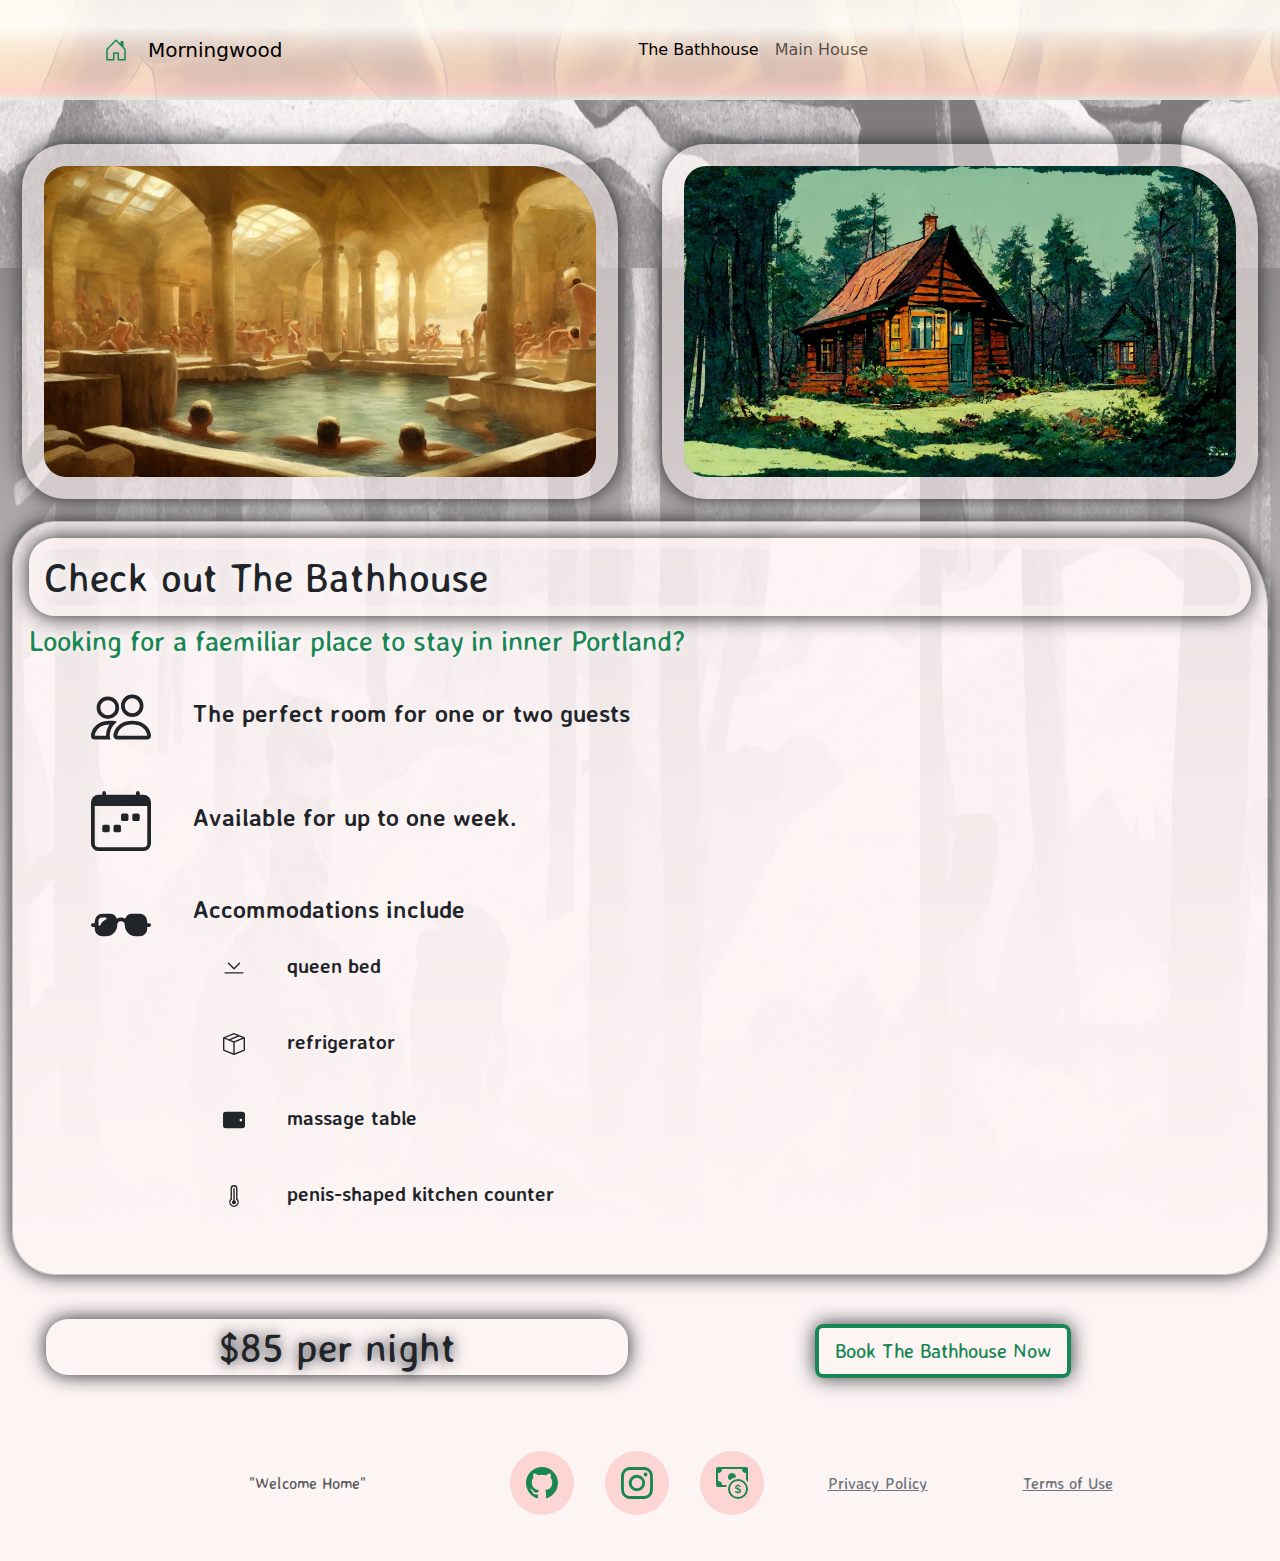
<file: index.html>
<!DOCTYPE html>
<html lang="en">

<head>
    <meta charset="utf-8">
    <meta name="viewport" content="width=device-width, initial-scale=1.0, shrink-to-fit=no">
    <title>Morningwood</title>
    <link rel="stylesheet" href="https://cdn.jsdelivr.net/npm/bootstrap@5.1.3/dist/css/bootstrap.min.css">
    <link rel="stylesheet" href="https://fonts.googleapis.com/css?family=Averia+Sans+Libre&amp;display=swap">
    <link rel="stylesheet" href="assets/css/styles.min.css">
</head>

<body>
    <nav class="navbar navbar-light navbar-expand-md py-3" style="background: linear-gradient(rgba(255,255,255,0.9) 27%, rgba(255,88,88,0.1) 77%, rgba(255,88,88,0.2) 92%, rgba(25,135,84,0.1) 100%), linear-gradient(rgba(255,255,255,0.2) 0%, rgba(255,255,255,0.9) 99%), url(&quot;assets/img/top_nav.jpg&quot;) center / cover;">
        <div class="container"><a class="navbar-brand d-flex align-items-center" href="index.html" style="padding: 10px;"><span class="bs-icon-md bs-icon-circle d-flex justify-content-center align-items-center me-2 bs-icon"><svg xmlns="http://www.w3.org/2000/svg" width="1em" height="1em" fill="currentColor" viewBox="0 0 16 16" class="bi bi-house-door" style="color: var(--bs-green);">
                        <path d="M8.354 1.146a.5.5 0 0 0-.708 0l-6 6A.5.5 0 0 0 1.5 7.5v7a.5.5 0 0 0 .5.5h4.5a.5.5 0 0 0 .5-.5v-4h2v4a.5.5 0 0 0 .5.5H14a.5.5 0 0 0 .5-.5v-7a.5.5 0 0 0-.146-.354L13 5.793V2.5a.5.5 0 0 0-.5-.5h-1a.5.5 0 0 0-.5.5v1.293L8.354 1.146zM2.5 14V7.707l5.5-5.5 5.5 5.5V14H10v-4a.5.5 0 0 0-.5-.5h-3a.5.5 0 0 0-.5.5v4H2.5z"></path>
                    </svg></span><span>Morningwood</span></a><button data-bs-toggle="collapse" class="navbar-toggler" data-bs-target="#navcol-1"><span class="visually-hidden">Toggle navigation</span><span class="navbar-toggler-icon"></span></button>
            <div class="collapse navbar-collapse" id="navcol-1">
                <ul class="navbar-nav mx-auto">
                    <li class="nav-item"><a class="nav-link active" href="index.html">The Bathhouse</a></li>
                    <li class="nav-item"><a class="nav-link" href="bigwood.html">Main House</a></li>
                </ul>
            </div>
        </div>
    </nav>
    <div class="container-fluid" style="background: linear-gradient(rgba(253,244,244,0.5) 0%, rgb(253,244,244) 78%), url(&quot;assets/img/bg_img.jpg&quot;) center / auto round;font-family: 'Averia Sans Libre', serif;padding-top: 22px;padding-bottom: 22px;">
        <div class="row">
            <div class="col-sm-12 col-lg-6 align-self-center order-last order-lg-first" style="padding: 22px;"><img class="img-fluid" src="assets/img/bathhouse_1.jpg" style="border-radius: 44px;border: 22px solid rgba(253,244,244,0.5);border-top-right-radius: 88px;border-bottom-right-radius: 44px;box-shadow: 0px 0px 20px 0px;"></div>
            <div class="col-sm-12 col-lg-6 align-self-center" style="padding: 22px;"><img class="img-fluid" src="assets/img/bathhouse_2.jpg" style="border-radius: 44px;border: 22px solid rgba(253,244,244,0.5);border-top-right-radius: 88px;border-bottom-right-radius: 44px;box-shadow: 0px 0px 20px 0px;"></div>
            <div class="col">
                <div class="card">
                    <div class="card-body">
                        <h1 style="box-shadow: 0px 0px 20px;text-shadow: 0px 0px 14px #ffffff;border-radius: 22px;padding: 4px;border: 11px solid rgba(253,244,244,0.5);border-top-right-radius: 88px;border-bottom-right-radius: 44px;border-top-left-radius: 44px;border-bottom-left-radius: 44px;">Check out The Bathhouse</h1>
                        <h3 style="color: rgb(25,135,84);text-shadow: 0px 0px 8px #ffffff;">Looking for a faemiliar place to stay in inner Portland?</h3>
                        <div class="row justify-content-center align-items-center">
                            <div class="col-3 col-sm-2 col-md-2 col-lg-1"><svg xmlns="http://www.w3.org/2000/svg" width="1em" height="1em" fill="currentColor" viewBox="0 0 16 16" class="bi bi-people" style="font-size: 60px;">
                                    <path d="M15 14s1 0 1-1-1-4-5-4-5 3-5 4 1 1 1 1h8zm-7.978-1A.261.261 0 0 1 7 12.996c.001-.264.167-1.03.76-1.72C8.312 10.629 9.282 10 11 10c1.717 0 2.687.63 3.24 1.276.593.69.758 1.457.76 1.72l-.008.002a.274.274 0 0 1-.014.002H7.022zM11 7a2 2 0 1 0 0-4 2 2 0 0 0 0 4zm3-2a3 3 0 1 1-6 0 3 3 0 0 1 6 0zM6.936 9.28a5.88 5.88 0 0 0-1.23-.247A7.35 7.35 0 0 0 5 9c-4 0-5 3-5 4 0 .667.333 1 1 1h4.216A2.238 2.238 0 0 1 5 13c0-1.01.377-2.042 1.09-2.904.243-.294.526-.569.846-.816zM4.92 10A5.493 5.493 0 0 0 4 13H1c0-.26.164-1.03.76-1.724.545-.636 1.492-1.256 3.16-1.275zM1.5 5.5a3 3 0 1 1 6 0 3 3 0 0 1-6 0zm3-2a2 2 0 1 0 0 4 2 2 0 0 0 0-4z"></path>
                                </svg></div>
                            <div class="col-9 col-sm-10">
                                <h4>The perfect room for one or two guests</h4>
                            </div>
                        </div>
                        <div class="row justify-content-center align-items-center">
                            <div class="col-3 col-sm-2 col-md-2 col-lg-1"><svg xmlns="http://www.w3.org/2000/svg" width="1em" height="1em" fill="currentColor" viewBox="0 0 16 16" class="bi bi-calendar-week" style="font-size: 60px;">
                                    <path d="M11 6.5a.5.5 0 0 1 .5-.5h1a.5.5 0 0 1 .5.5v1a.5.5 0 0 1-.5.5h-1a.5.5 0 0 1-.5-.5v-1zm-3 0a.5.5 0 0 1 .5-.5h1a.5.5 0 0 1 .5.5v1a.5.5 0 0 1-.5.5h-1a.5.5 0 0 1-.5-.5v-1zm-5 3a.5.5 0 0 1 .5-.5h1a.5.5 0 0 1 .5.5v1a.5.5 0 0 1-.5.5h-1a.5.5 0 0 1-.5-.5v-1zm3 0a.5.5 0 0 1 .5-.5h1a.5.5 0 0 1 .5.5v1a.5.5 0 0 1-.5.5h-1a.5.5 0 0 1-.5-.5v-1z"></path>
                                    <path d="M3.5 0a.5.5 0 0 1 .5.5V1h8V.5a.5.5 0 0 1 1 0V1h1a2 2 0 0 1 2 2v11a2 2 0 0 1-2 2H2a2 2 0 0 1-2-2V3a2 2 0 0 1 2-2h1V.5a.5.5 0 0 1 .5-.5zM1 4v10a1 1 0 0 0 1 1h12a1 1 0 0 0 1-1V4H1z"></path>
                                </svg></div>
                            <div class="col-9 col-sm-10">
                                <h4>Available for up to one week.</h4>
                            </div>
                        </div>
                        <div class="row justify-content-center align-items-center">
                            <div class="col-3 col-sm-2 col-md-2 col-lg-1 align-self-start"><svg xmlns="http://www.w3.org/2000/svg" width="1em" height="1em" fill="currentColor" viewBox="0 0 16 16" class="bi bi-sunglasses" style="font-size: 60px;">
                                    <path d="M3 5a2 2 0 0 0-2 2v.5H.5a.5.5 0 0 0 0 1H1V9a2 2 0 0 0 2 2h1a3 3 0 0 0 3-3 1 1 0 1 1 2 0 3 3 0 0 0 3 3h1a2 2 0 0 0 2-2v-.5h.5a.5.5 0 0 0 0-1H15V7a2 2 0 0 0-2-2h-2a2 2 0 0 0-1.888 1.338A1.99 1.99 0 0 0 8 6a1.99 1.99 0 0 0-1.112.338A2 2 0 0 0 5 5H3zm0 1h.941c.264 0 .348.356.112.474l-.457.228a2 2 0 0 0-.894.894l-.228.457C2.356 8.289 2 8.205 2 7.94V7a1 1 0 0 1 1-1z"></path>
                                </svg></div>
                            <div class="col-9 col-sm-10">
                                <h4>Accommodations include</h4>
                                <div class="row">
                                    <div class="col-2 col-md-1 text-center"><svg xmlns="http://www.w3.org/2000/svg" width="1em" height="1em" fill="currentColor" viewBox="0 0 16 16" class="bi bi-chevron-bar-down" style="font-size: 22px;">
                                            <path fill-rule="evenodd" d="M3.646 4.146a.5.5 0 0 1 .708 0L8 7.793l3.646-3.647a.5.5 0 0 1 .708.708l-4 4a.5.5 0 0 1-.708 0l-4-4a.5.5 0 0 1 0-.708zM1 11.5a.5.5 0 0 1 .5-.5h13a.5.5 0 0 1 0 1h-13a.5.5 0 0 1-.5-.5z"></path>
                                        </svg></div>
                                    <div class="col align-self-center">
                                        <h5>queen bed</h5>
                                    </div>
                                </div>
                                <div class="row">
                                    <div class="col-2 col-md-1 text-center"><svg xmlns="http://www.w3.org/2000/svg" width="1em" height="1em" fill="currentColor" viewBox="0 0 16 16" class="bi bi-box-seam" style="font-size: 22px;">
                                            <path d="M8.186 1.113a.5.5 0 0 0-.372 0L1.846 3.5l2.404.961L10.404 2l-2.218-.887zm3.564 1.426L5.596 5 8 5.961 14.154 3.5l-2.404-.961zm3.25 1.7-6.5 2.6v7.922l6.5-2.6V4.24zM7.5 14.762V6.838L1 4.239v7.923l6.5 2.6zM7.443.184a1.5 1.5 0 0 1 1.114 0l7.129 2.852A.5.5 0 0 1 16 3.5v8.662a1 1 0 0 1-.629.928l-7.185 2.874a.5.5 0 0 1-.372 0L.63 13.09a1 1 0 0 1-.63-.928V3.5a.5.5 0 0 1 .314-.464L7.443.184z"></path>
                                        </svg></div>
                                    <div class="col align-self-center">
                                        <h5>refrigerator</h5>
                                    </div>
                                </div>
                                <div class="row">
                                    <div class="col-2 col-md-1 text-center"><svg xmlns="http://www.w3.org/2000/svg" width="1em" height="1em" fill="currentColor" viewBox="0 0 16 16" class="bi bi-tablet-landscape-fill" style="font-size: 22px;">
                                            <path d="M2 14a2 2 0 0 1-2-2V4a2 2 0 0 1 2-2h12a2 2 0 0 1 2 2v8a2 2 0 0 1-2 2H2zm11-7a1 1 0 1 0 0 2 1 1 0 0 0 0-2z"></path>
                                        </svg></div>
                                    <div class="col align-self-center">
                                        <h5>massage table</h5>
                                    </div>
                                </div>
                                <div class="row">
                                    <div class="col-2 col-md-1 text-center"><svg xmlns="http://www.w3.org/2000/svg" width="1em" height="1em" fill="currentColor" viewBox="0 0 16 16" class="bi bi-thermometer-high" style="font-size: 22px;">
                                            <path d="M9.5 12.5a1.5 1.5 0 1 1-2-1.415V2.5a.5.5 0 0 1 1 0v8.585a1.5 1.5 0 0 1 1 1.415z"></path>
                                            <path d="M5.5 2.5a2.5 2.5 0 0 1 5 0v7.55a3.5 3.5 0 1 1-5 0V2.5zM8 1a1.5 1.5 0 0 0-1.5 1.5v7.987l-.167.15a2.5 2.5 0 1 0 3.333 0l-.166-.15V2.5A1.5 1.5 0 0 0 8 1z"></path>
                                        </svg></div>
                                    <div class="col align-self-center">
                                        <h5>penis-shaped kitchen counter</h5>
                                    </div>
                                </div>
                            </div>
                        </div>
                    </div>
                </div>
            </div>
        </div>
        <div class="row justify-content-center align-items-center" style="margin: 44px 22px;">
            <div class="col-sm-10 col-md-6">
                <h1 style="box-shadow: 0px 0px 20px;text-shadow: 0px 0px 14px;border-radius: 22px;padding: 4px;text-align: center;">$85 per night</h1>
            </div>
            <div class="col-12 col-sm-10 col-md-6 text-center"><a class="btn btn-outline-primary btn-lg" role="button" style="border-width: 4px;box-shadow: 0px 0px 20px var(--bs-gray-800);" href="https://forms.gle/aet3ZqrjtWbRb9Ys8" target="_blank">Book The Bathhouse Now</a></div>
        </div>
        <footer class="text-center py-4">
            <div class="container">
                <div class="row gy-4 row-cols-1 row-cols-lg-3 justify-content-center align-items-center">
                    <div class="col">
                        <p class="text-muted my-2">"Welcome Home"</p>
                    </div>
                    <div class="col-8 col-sm-6 col-md-5 col-lg-4 col-xl-3">
                        <div class="row justify-content-center align-items-center">
                            <div class="col-4"><a href="https://github.com/morningwoodhome/morningwoodhome.github.io" target="_blank">
                                    <div class="bs-icon-lg bs-icon-circle bs-icon" style="color: var(--bs-green);background: rgba(255,88,88,0.2);"><svg xmlns="http://www.w3.org/2000/svg" width="1em" height="1em" fill="currentColor" viewBox="0 0 16 16" class="bi bi-github">
                                            <path d="M8 0C3.58 0 0 3.58 0 8c0 3.54 2.29 6.53 5.47 7.59.4.07.55-.17.55-.38 0-.19-.01-.82-.01-1.49-2.01.37-2.53-.49-2.69-.94-.09-.23-.48-.94-.82-1.13-.28-.15-.68-.52-.01-.53.63-.01 1.08.58 1.23.82.72 1.21 1.87.87 2.33.66.07-.52.28-.87.51-1.07-1.78-.2-3.64-.89-3.64-3.95 0-.87.31-1.59.82-2.15-.08-.2-.36-1.02.08-2.12 0 0 .67-.21 2.2.82.64-.18 1.32-.27 2-.27.68 0 1.36.09 2 .27 1.53-1.04 2.2-.82 2.2-.82.44 1.1.16 1.92.08 2.12.51.56.82 1.27.82 2.15 0 3.07-1.87 3.75-3.65 3.95.29.25.54.73.54 1.48 0 1.07-.01 1.93-.01 2.2 0 .21.15.46.55.38A8.012 8.012 0 0 0 16 8c0-4.42-3.58-8-8-8z"></path>
                                        </svg></div>
                                </a></div>
                            <div class="col-4"><a href="https://instagram.com" target="_blank">
                                    <div class="bs-icon-lg bs-icon-circle bs-icon" style="color: var(--bs-green);background: rgba(255,88,88,0.2);"><svg xmlns="http://www.w3.org/2000/svg" width="1em" height="1em" fill="currentColor" viewBox="0 0 16 16" class="bi bi-instagram">
                                            <path d="M8 0C5.829 0 5.556.01 4.703.048 3.85.088 3.269.222 2.76.42a3.917 3.917 0 0 0-1.417.923A3.927 3.927 0 0 0 .42 2.76C.222 3.268.087 3.85.048 4.7.01 5.555 0 5.827 0 8.001c0 2.172.01 2.444.048 3.297.04.852.174 1.433.372 1.942.205.526.478.972.923 1.417.444.445.89.719 1.416.923.51.198 1.09.333 1.942.372C5.555 15.99 5.827 16 8 16s2.444-.01 3.298-.048c.851-.04 1.434-.174 1.943-.372a3.916 3.916 0 0 0 1.416-.923c.445-.445.718-.891.923-1.417.197-.509.332-1.09.372-1.942C15.99 10.445 16 10.173 16 8s-.01-2.445-.048-3.299c-.04-.851-.175-1.433-.372-1.941a3.926 3.926 0 0 0-.923-1.417A3.911 3.911 0 0 0 13.24.42c-.51-.198-1.092-.333-1.943-.372C10.443.01 10.172 0 7.998 0h.003zm-.717 1.442h.718c2.136 0 2.389.007 3.232.046.78.035 1.204.166 1.486.275.373.145.64.319.92.599.28.28.453.546.598.92.11.281.24.705.275 1.485.039.843.047 1.096.047 3.231s-.008 2.389-.047 3.232c-.035.78-.166 1.203-.275 1.485a2.47 2.47 0 0 1-.599.919c-.28.28-.546.453-.92.598-.28.11-.704.24-1.485.276-.843.038-1.096.047-3.232.047s-2.39-.009-3.233-.047c-.78-.036-1.203-.166-1.485-.276a2.478 2.478 0 0 1-.92-.598 2.48 2.48 0 0 1-.6-.92c-.109-.281-.24-.705-.275-1.485-.038-.843-.046-1.096-.046-3.233 0-2.136.008-2.388.046-3.231.036-.78.166-1.204.276-1.486.145-.373.319-.64.599-.92.28-.28.546-.453.92-.598.282-.11.705-.24 1.485-.276.738-.034 1.024-.044 2.515-.045v.002zm4.988 1.328a.96.96 0 1 0 0 1.92.96.96 0 0 0 0-1.92zm-4.27 1.122a4.109 4.109 0 1 0 0 8.217 4.109 4.109 0 0 0 0-8.217zm0 1.441a2.667 2.667 0 1 1 0 5.334 2.667 2.667 0 0 1 0-5.334z"></path>
                                        </svg></div>
                                </a></div>
                            <div class="col-4"><a href="https://venmo.com" target="_blank">
                                    <div class="bs-icon-lg bs-icon-circle bs-icon" style="color: var(--bs-green);background: rgba(255,88,88,0.2);"><svg xmlns="http://www.w3.org/2000/svg" width="1em" height="1em" fill="currentColor" viewBox="0 0 16 16" class="bi bi-cash-coin">
                                            <path fill-rule="evenodd" d="M11 15a4 4 0 1 0 0-8 4 4 0 0 0 0 8zm5-4a5 5 0 1 1-10 0 5 5 0 0 1 10 0z"></path>
                                            <path d="M9.438 11.944c.047.596.518 1.06 1.363 1.116v.44h.375v-.443c.875-.061 1.386-.529 1.386-1.207 0-.618-.39-.936-1.09-1.1l-.296-.07v-1.2c.376.043.614.248.671.532h.658c-.047-.575-.54-1.024-1.329-1.073V8.5h-.375v.45c-.747.073-1.255.522-1.255 1.158 0 .562.378.92 1.007 1.066l.248.061v1.272c-.384-.058-.639-.27-.696-.563h-.668zm1.36-1.354c-.369-.085-.569-.26-.569-.522 0-.294.216-.514.572-.578v1.1h-.003zm.432.746c.449.104.655.272.655.569 0 .339-.257.571-.709.614v-1.195l.054.012z"></path>
                                            <path d="M1 0a1 1 0 0 0-1 1v8a1 1 0 0 0 1 1h4.083c.058-.344.145-.678.258-1H3a2 2 0 0 0-2-2V3a2 2 0 0 0 2-2h10a2 2 0 0 0 2 2v3.528c.38.34.717.728 1 1.154V1a1 1 0 0 0-1-1H1z"></path>
                                            <path d="M9.998 5.083 10 5a2 2 0 1 0-3.132 1.65 5.982 5.982 0 0 1 3.13-1.567z"></path>
                                        </svg></div>
                                </a></div>
                        </div>
                    </div>
                    <div class="col">
                        <div class="row">
                            <div class="col"><a class="link-secondary" href="#">Privacy Policy</a></div>
                            <div class="col"><a class="link-secondary" href="#">Terms of Use</a></div>
                        </div>
                    </div>
                </div>
            </div>
        </footer>
    </div><!-- Google tag (gtag.js) -->
<script async src="https://www.googletagmanager.com/gtag/js?id=G-YG4V3RCSR7"></script>
<script>
  window.dataLayer = window.dataLayer || [];
  function gtag(){dataLayer.push(arguments);}
  gtag('js', new Date());

  gtag('config', 'G-YG4V3RCSR7');
</script>
    <script src="https://cdn.jsdelivr.net/npm/bootstrap@5.1.3/dist/js/bootstrap.bundle.min.js"></script>
</body>

</html>
</file>
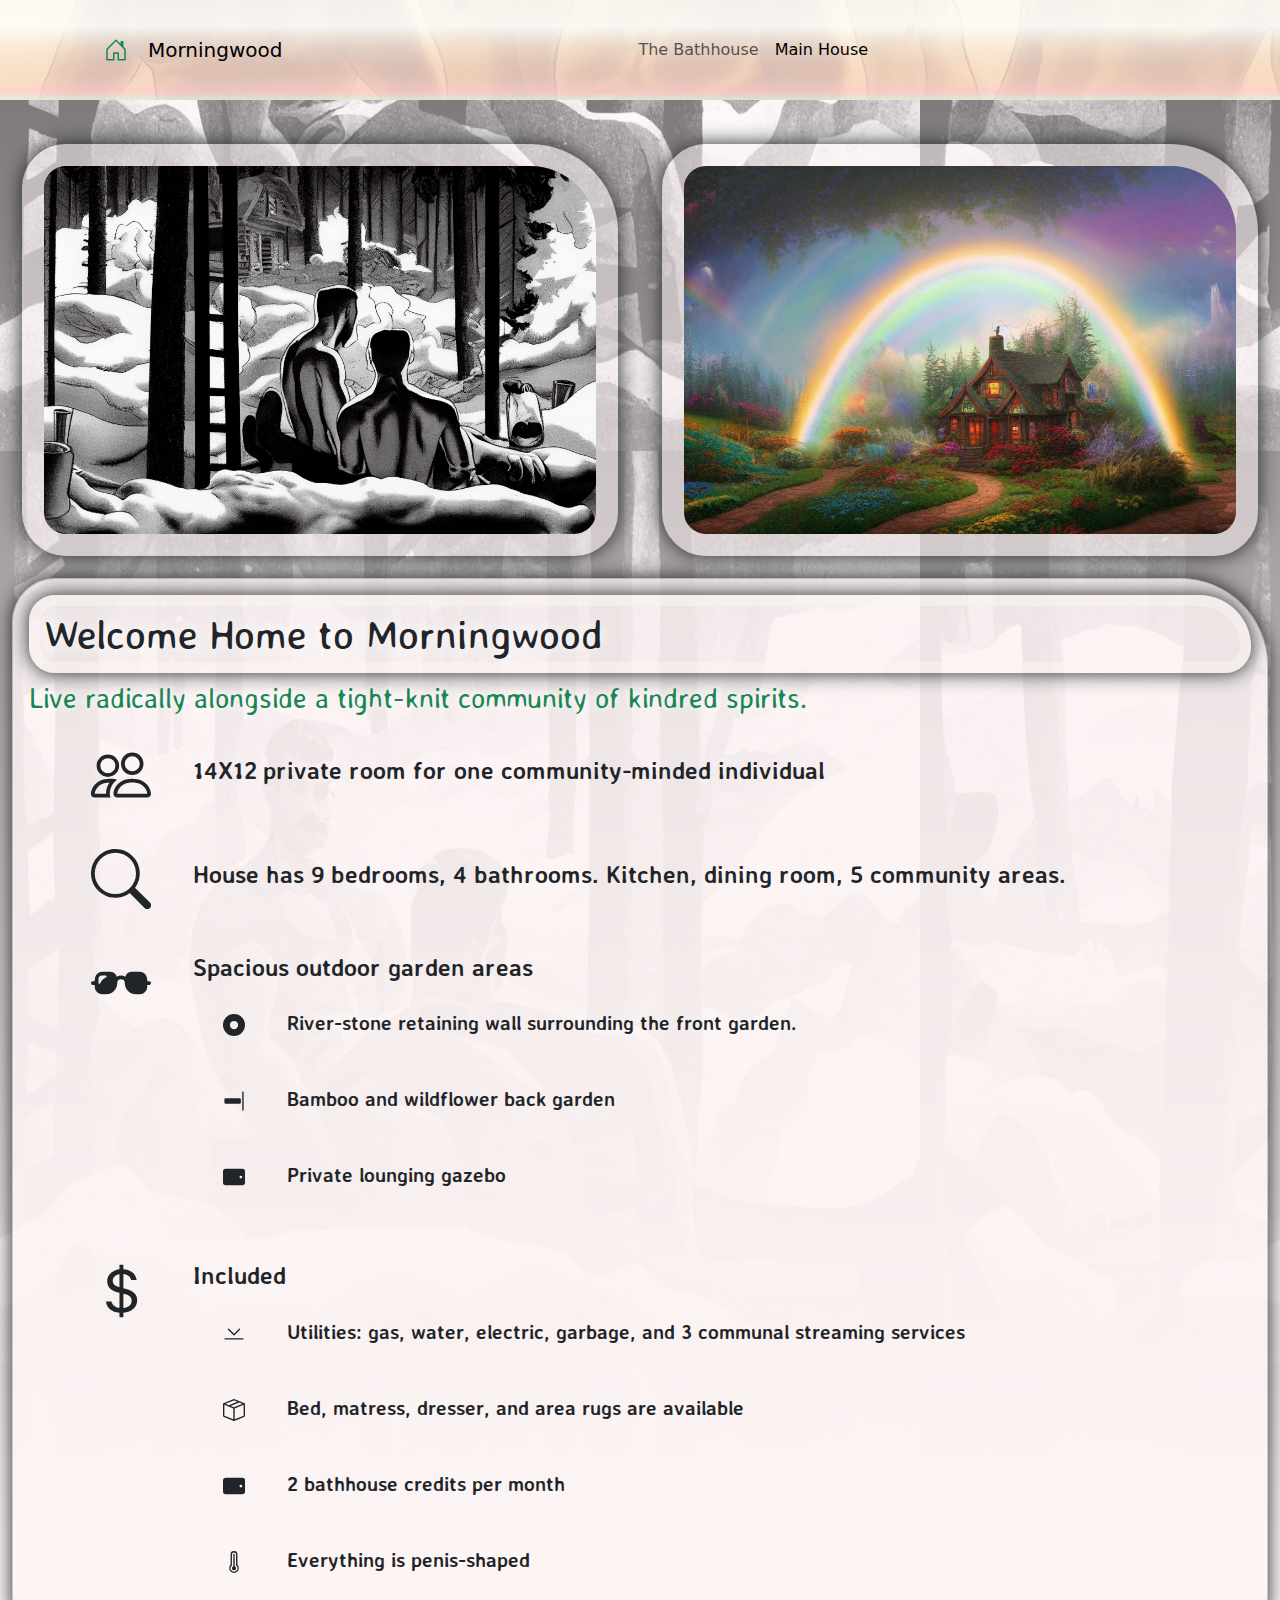
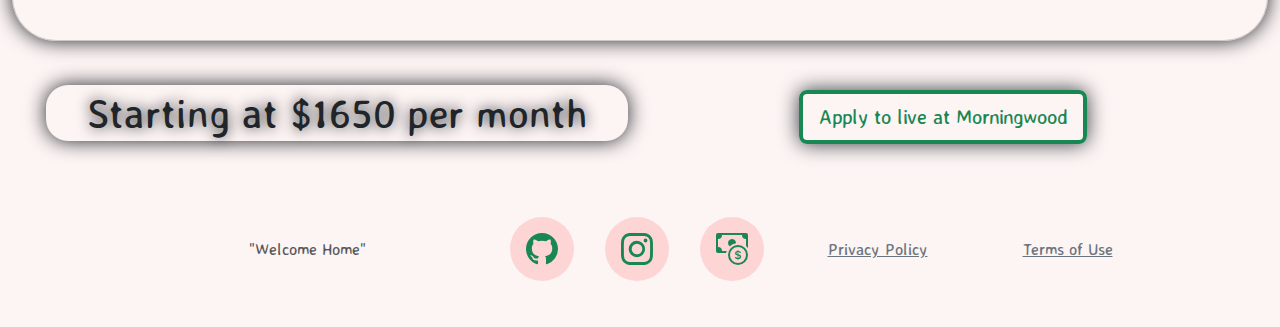
<file: bigwood.html>
<!DOCTYPE html>
<html lang="en">

<head>
    <meta charset="utf-8">
    <meta name="viewport" content="width=device-width, initial-scale=1.0, shrink-to-fit=no">
    <title>Morningwood</title>
    <link rel="stylesheet" href="https://cdn.jsdelivr.net/npm/bootstrap@5.1.3/dist/css/bootstrap.min.css">
    <link rel="stylesheet" href="https://fonts.googleapis.com/css?family=Averia+Sans+Libre&amp;display=swap">
    <link rel="stylesheet" href="assets/css/styles.min.css">
</head>

<body>
    <nav class="navbar navbar-light navbar-expand-md py-3" style="background: linear-gradient(rgba(255,255,255,0.9) 27%, rgba(255,88,88,0.1) 77%, rgba(255,88,88,0.2) 92%, rgba(25,135,84,0.1) 100%), linear-gradient(rgba(255,255,255,0.2) 0%, rgba(255,255,255,0.9) 99%), url(&quot;assets/img/top_nav.jpg&quot;) center / cover;">
        <div class="container"><a class="navbar-brand d-flex align-items-center" href="index.html" style="padding: 10px;"><span class="bs-icon-md bs-icon-circle d-flex justify-content-center align-items-center me-2 bs-icon"><svg xmlns="http://www.w3.org/2000/svg" width="1em" height="1em" fill="currentColor" viewBox="0 0 16 16" class="bi bi-house-door" style="color: var(--bs-green);">
                        <path d="M8.354 1.146a.5.5 0 0 0-.708 0l-6 6A.5.5 0 0 0 1.5 7.5v7a.5.5 0 0 0 .5.5h4.5a.5.5 0 0 0 .5-.5v-4h2v4a.5.5 0 0 0 .5.5H14a.5.5 0 0 0 .5-.5v-7a.5.5 0 0 0-.146-.354L13 5.793V2.5a.5.5 0 0 0-.5-.5h-1a.5.5 0 0 0-.5.5v1.293L8.354 1.146zM2.5 14V7.707l5.5-5.5 5.5 5.5V14H10v-4a.5.5 0 0 0-.5-.5h-3a.5.5 0 0 0-.5.5v4H2.5z"></path>
                    </svg></span><span>Morningwood</span></a><button data-bs-toggle="collapse" class="navbar-toggler" data-bs-target="#navcol-2"><span class="visually-hidden">Toggle navigation</span><span class="navbar-toggler-icon"></span></button>
            <div class="collapse navbar-collapse" id="navcol-2">
                <ul class="navbar-nav mx-auto">
                    <li class="nav-item"><a class="nav-link" href="index.html">The Bathhouse</a></li>
                    <li class="nav-item"><a class="nav-link active" href="bigwood.html">Main House</a></li>
                </ul>
            </div>
        </div>
    </nav>
    <div class="container-fluid" style="background: linear-gradient(rgba(253,244,244,0.5) 0%, rgb(253,244,244) 78%), url(&quot;assets/img/bg_img.jpg&quot;) center / auto round;font-family: 'Averia Sans Libre', serif;padding-top: 22px;padding-bottom: 22px;">
        <div class="row">
            <div class="col-sm-12 col-lg-6 align-self-center order-last order-lg-first" style="padding: 22px;"><img class="img-fluid" src="assets/img/mw_1.jpg" style="border-radius: 44px;border: 22px solid rgba(253,244,244,0.5);border-top-right-radius: 88px;border-bottom-right-radius: 44px;box-shadow: 0px 0px 20px 0px;"></div>
            <div class="col-sm-12 col-lg-6 align-self-center" style="padding: 22px;"><img class="img-fluid" src="assets/img/mw_2.jpg" style="border-radius: 44px;border: 22px solid rgba(253,244,244,0.5);border-top-right-radius: 88px;border-bottom-right-radius: 44px;box-shadow: 0px 0px 20px 0px;"></div>
            <div class="col">
                <div class="card">
                    <div class="card-body">
                        <h1 style="box-shadow: 0px 0px 20px;text-shadow: 0px 0px 14px #ffffff;border-radius: 22px;padding: 4px;border: 11px solid rgba(253,244,244,0.5);border-top-right-radius: 88px;border-bottom-right-radius: 44px;border-top-left-radius: 44px;border-bottom-left-radius: 44px;">Welcome Home to Morningwood</h1>
                        <h3 style="color: var(--bs-green);text-shadow: 0px 0px 8px var(--bs-white);font-weight: lighter;">Live radically alongside a tight-knit community of kindred spirits.</h3>
                        <div class="row justify-content-center align-items-center">
                            <div class="col-3 col-sm-2 col-md-2 col-lg-1"><svg xmlns="http://www.w3.org/2000/svg" width="1em" height="1em" fill="currentColor" viewBox="0 0 16 16" class="bi bi-people" style="font-size: 60px;">
                                    <path d="M15 14s1 0 1-1-1-4-5-4-5 3-5 4 1 1 1 1h8zm-7.978-1A.261.261 0 0 1 7 12.996c.001-.264.167-1.03.76-1.72C8.312 10.629 9.282 10 11 10c1.717 0 2.687.63 3.24 1.276.593.69.758 1.457.76 1.72l-.008.002a.274.274 0 0 1-.014.002H7.022zM11 7a2 2 0 1 0 0-4 2 2 0 0 0 0 4zm3-2a3 3 0 1 1-6 0 3 3 0 0 1 6 0zM6.936 9.28a5.88 5.88 0 0 0-1.23-.247A7.35 7.35 0 0 0 5 9c-4 0-5 3-5 4 0 .667.333 1 1 1h4.216A2.238 2.238 0 0 1 5 13c0-1.01.377-2.042 1.09-2.904.243-.294.526-.569.846-.816zM4.92 10A5.493 5.493 0 0 0 4 13H1c0-.26.164-1.03.76-1.724.545-.636 1.492-1.256 3.16-1.275zM1.5 5.5a3 3 0 1 1 6 0 3 3 0 0 1-6 0zm3-2a2 2 0 1 0 0 4 2 2 0 0 0 0-4z"></path>
                                </svg></div>
                            <div class="col-9 col-sm-10">
                                <h4>14X12 private room for one community-minded individual</h4>
                            </div>
                        </div>
                        <div class="row justify-content-center align-items-center">
                            <div class="col-3 col-sm-2 col-md-2 col-lg-1"><svg xmlns="http://www.w3.org/2000/svg" width="1em" height="1em" fill="currentColor" viewBox="0 0 16 16" class="bi bi-search" style="font-size: 60px;">
                                    <path d="M11.742 10.344a6.5 6.5 0 1 0-1.397 1.398h-.001c.03.04.062.078.098.115l3.85 3.85a1 1 0 0 0 1.415-1.414l-3.85-3.85a1.007 1.007 0 0 0-.115-.1zM12 6.5a5.5 5.5 0 1 1-11 0 5.5 5.5 0 0 1 11 0z"></path>
                                </svg></div>
                            <div class="col-9 col-sm-10">
                                <h4>House has 9 bedrooms, 4 bathrooms. Kitchen, dining room, 5 community areas.</h4>
                            </div>
                        </div>
                        <div class="row justify-content-center align-items-center">
                            <div class="col-3 col-sm-2 col-md-2 col-lg-1 align-self-start"><svg xmlns="http://www.w3.org/2000/svg" width="1em" height="1em" fill="currentColor" viewBox="0 0 16 16" class="bi bi-sunglasses" style="font-size: 60px;">
                                    <path d="M3 5a2 2 0 0 0-2 2v.5H.5a.5.5 0 0 0 0 1H1V9a2 2 0 0 0 2 2h1a3 3 0 0 0 3-3 1 1 0 1 1 2 0 3 3 0 0 0 3 3h1a2 2 0 0 0 2-2v-.5h.5a.5.5 0 0 0 0-1H15V7a2 2 0 0 0-2-2h-2a2 2 0 0 0-1.888 1.338A1.99 1.99 0 0 0 8 6a1.99 1.99 0 0 0-1.112.338A2 2 0 0 0 5 5H3zm0 1h.941c.264 0 .348.356.112.474l-.457.228a2 2 0 0 0-.894.894l-.228.457C2.356 8.289 2 8.205 2 7.94V7a1 1 0 0 1 1-1z"></path>
                                </svg></div>
                            <div class="col-9 col-sm-10">
                                <h4>Spacious outdoor garden areas</h4>
                                <div class="row">
                                    <div class="col-2 col-md-1 text-center"><svg xmlns="http://www.w3.org/2000/svg" width="1em" height="1em" fill="currentColor" viewBox="0 0 16 16" class="bi bi-record-circle-fill" style="font-size: 22px;">
                                            <path d="M16 8A8 8 0 1 1 0 8a8 8 0 0 1 16 0zm-8 3a3 3 0 1 0 0-6 3 3 0 0 0 0 6z"></path>
                                        </svg></div>
                                    <div class="col align-self-center">
                                        <h5>River-stone retaining wall surrounding the front garden.</h5>
                                    </div>
                                </div>
                                <div class="row">
                                    <div class="col-2 col-md-1 text-center"><svg xmlns="http://www.w3.org/2000/svg" width="1em" height="1em" fill="currentColor" viewBox="0 0 16 16" class="bi bi-align-end" style="font-size: 22px;">
                                            <path fill-rule="evenodd" d="M14.5 1a.5.5 0 0 0-.5.5v13a.5.5 0 0 0 1 0v-13a.5.5 0 0 0-.5-.5z"></path>
                                            <path d="M13 7a1 1 0 0 0-1-1H2a1 1 0 0 0-1 1v2a1 1 0 0 0 1 1h10a1 1 0 0 0 1-1V7z"></path>
                                        </svg></div>
                                    <div class="col align-self-center">
                                        <h5>Bamboo and wildflower back garden</h5>
                                    </div>
                                </div>
                                <div class="row">
                                    <div class="col-2 col-md-1 text-center"><svg xmlns="http://www.w3.org/2000/svg" width="1em" height="1em" fill="currentColor" viewBox="0 0 16 16" class="bi bi-tablet-landscape-fill" style="font-size: 22px;">
                                            <path d="M2 14a2 2 0 0 1-2-2V4a2 2 0 0 1 2-2h12a2 2 0 0 1 2 2v8a2 2 0 0 1-2 2H2zm11-7a1 1 0 1 0 0 2 1 1 0 0 0 0-2z"></path>
                                        </svg></div>
                                    <div class="col align-self-center">
                                        <h5>Private lounging gazebo</h5>
                                    </div>
                                </div>
                            </div>
                        </div>
                        <div class="row justify-content-center align-items-center">
                            <div class="col-3 col-sm-2 col-md-2 col-lg-1 align-self-start"><svg xmlns="http://www.w3.org/2000/svg" width="1em" height="1em" fill="currentColor" viewBox="0 0 16 16" class="bi bi-currency-dollar" style="font-size: 60px;">
                                    <path d="M4 10.781c.148 1.667 1.513 2.85 3.591 3.003V15h1.043v-1.216c2.27-.179 3.678-1.438 3.678-3.3 0-1.59-.947-2.51-2.956-3.028l-.722-.187V3.467c1.122.11 1.879.714 2.07 1.616h1.47c-.166-1.6-1.54-2.748-3.54-2.875V1H7.591v1.233c-1.939.23-3.27 1.472-3.27 3.156 0 1.454.966 2.483 2.661 2.917l.61.162v4.031c-1.149-.17-1.94-.8-2.131-1.718H4zm3.391-3.836c-1.043-.263-1.6-.825-1.6-1.616 0-.944.704-1.641 1.8-1.828v3.495l-.2-.05zm1.591 1.872c1.287.323 1.852.859 1.852 1.769 0 1.097-.826 1.828-2.2 1.939V8.73l.348.086z"></path>
                                </svg></div>
                            <div class="col-9 col-sm-10">
                                <h4>Included</h4>
                                <div class="row">
                                    <div class="col-2 col-md-1 text-center"><svg xmlns="http://www.w3.org/2000/svg" width="1em" height="1em" fill="currentColor" viewBox="0 0 16 16" class="bi bi-chevron-bar-down" style="font-size: 22px;">
                                            <path fill-rule="evenodd" d="M3.646 4.146a.5.5 0 0 1 .708 0L8 7.793l3.646-3.647a.5.5 0 0 1 .708.708l-4 4a.5.5 0 0 1-.708 0l-4-4a.5.5 0 0 1 0-.708zM1 11.5a.5.5 0 0 1 .5-.5h13a.5.5 0 0 1 0 1h-13a.5.5 0 0 1-.5-.5z"></path>
                                        </svg></div>
                                    <div class="col align-self-center">
                                        <h5>Utilities: gas, water, electric, garbage, and 3 communal streaming services</h5>
                                    </div>
                                </div>
                                <div class="row">
                                    <div class="col-2 col-md-1 text-center"><svg xmlns="http://www.w3.org/2000/svg" width="1em" height="1em" fill="currentColor" viewBox="0 0 16 16" class="bi bi-box-seam" style="font-size: 22px;">
                                            <path d="M8.186 1.113a.5.5 0 0 0-.372 0L1.846 3.5l2.404.961L10.404 2l-2.218-.887zm3.564 1.426L5.596 5 8 5.961 14.154 3.5l-2.404-.961zm3.25 1.7-6.5 2.6v7.922l6.5-2.6V4.24zM7.5 14.762V6.838L1 4.239v7.923l6.5 2.6zM7.443.184a1.5 1.5 0 0 1 1.114 0l7.129 2.852A.5.5 0 0 1 16 3.5v8.662a1 1 0 0 1-.629.928l-7.185 2.874a.5.5 0 0 1-.372 0L.63 13.09a1 1 0 0 1-.63-.928V3.5a.5.5 0 0 1 .314-.464L7.443.184z"></path>
                                        </svg></div>
                                    <div class="col align-self-center">
                                        <h5>Bed, matress, dresser, and area rugs are available</h5>
                                    </div>
                                </div>
                                <div class="row">
                                    <div class="col-2 col-md-1 text-center"><svg xmlns="http://www.w3.org/2000/svg" width="1em" height="1em" fill="currentColor" viewBox="0 0 16 16" class="bi bi-tablet-landscape-fill" style="font-size: 22px;">
                                            <path d="M2 14a2 2 0 0 1-2-2V4a2 2 0 0 1 2-2h12a2 2 0 0 1 2 2v8a2 2 0 0 1-2 2H2zm11-7a1 1 0 1 0 0 2 1 1 0 0 0 0-2z"></path>
                                        </svg></div>
                                    <div class="col align-self-center">
                                        <h5>2 bathhouse credits per month</h5>
                                    </div>
                                </div>
                                <div class="row">
                                    <div class="col-2 col-md-1 text-center"><svg xmlns="http://www.w3.org/2000/svg" width="1em" height="1em" fill="currentColor" viewBox="0 0 16 16" class="bi bi-thermometer-high" style="font-size: 22px;">
                                            <path d="M9.5 12.5a1.5 1.5 0 1 1-2-1.415V2.5a.5.5 0 0 1 1 0v8.585a1.5 1.5 0 0 1 1 1.415z"></path>
                                            <path d="M5.5 2.5a2.5 2.5 0 0 1 5 0v7.55a3.5 3.5 0 1 1-5 0V2.5zM8 1a1.5 1.5 0 0 0-1.5 1.5v7.987l-.167.15a2.5 2.5 0 1 0 3.333 0l-.166-.15V2.5A1.5 1.5 0 0 0 8 1z"></path>
                                        </svg></div>
                                    <div class="col align-self-center">
                                        <h5>Everything is penis-shaped</h5>
                                    </div>
                                </div>
                            </div>
                        </div>
                    </div>
                </div>
            </div>
        </div>
        <div class="row justify-content-center align-items-center" style="margin: 44px 22px;">
            <div class="col-sm-10 col-md-6">
                <h1 style="box-shadow: 0px 0px 20px;text-shadow: 0px 0px 14px;border-radius: 22px;padding: 4px;text-align: center;">Starting at $1650 per month</h1>
            </div>
            <div class="col-sm-10 col-md-6 text-center"><a class="btn btn-outline-primary btn-lg" role="button" style="border-width: 4px;box-shadow: 0px 0px 20px var(--bs-gray-800);" href="https://forms.gle/h1Z4QfxTn4SfmomD8" target="_blank">Apply to live at Morningwood</a></div>
        </div>
        <footer class="text-center py-4">
            <div class="container">
                <div class="row gy-4 row-cols-1 row-cols-lg-3 justify-content-center align-items-center">
                    <div class="col">
                        <p class="text-muted my-2">"Welcome Home"</p>
                    </div>
                    <div class="col-8 col-sm-6 col-md-5 col-lg-4 col-xl-3">
                        <div class="row justify-content-center align-items-center">
                            <div class="col-4"><a href="https://github.com/morningwoodhome/morningwoodhome.github.io" target="_blank">
                                    <div class="bs-icon-lg bs-icon-circle bs-icon" style="color: var(--bs-green);background: rgba(255,88,88,0.2);"><svg xmlns="http://www.w3.org/2000/svg" width="1em" height="1em" fill="currentColor" viewBox="0 0 16 16" class="bi bi-github">
                                            <path d="M8 0C3.58 0 0 3.58 0 8c0 3.54 2.29 6.53 5.47 7.59.4.07.55-.17.55-.38 0-.19-.01-.82-.01-1.49-2.01.37-2.53-.49-2.69-.94-.09-.23-.48-.94-.82-1.13-.28-.15-.68-.52-.01-.53.63-.01 1.08.58 1.23.82.72 1.21 1.87.87 2.33.66.07-.52.28-.87.51-1.07-1.78-.2-3.64-.89-3.64-3.95 0-.87.31-1.59.82-2.15-.08-.2-.36-1.02.08-2.12 0 0 .67-.21 2.2.82.64-.18 1.32-.27 2-.27.68 0 1.36.09 2 .27 1.53-1.04 2.2-.82 2.2-.82.44 1.1.16 1.92.08 2.12.51.56.82 1.27.82 2.15 0 3.07-1.87 3.75-3.65 3.95.29.25.54.73.54 1.48 0 1.07-.01 1.93-.01 2.2 0 .21.15.46.55.38A8.012 8.012 0 0 0 16 8c0-4.42-3.58-8-8-8z"></path>
                                        </svg></div>
                                </a></div>
                            <div class="col-4"><a href="https://instagram.com" target="_blank">
                                    <div class="bs-icon-lg bs-icon-circle bs-icon" style="color: var(--bs-green);background: rgba(255,88,88,0.2);"><svg xmlns="http://www.w3.org/2000/svg" width="1em" height="1em" fill="currentColor" viewBox="0 0 16 16" class="bi bi-instagram">
                                            <path d="M8 0C5.829 0 5.556.01 4.703.048 3.85.088 3.269.222 2.76.42a3.917 3.917 0 0 0-1.417.923A3.927 3.927 0 0 0 .42 2.76C.222 3.268.087 3.85.048 4.7.01 5.555 0 5.827 0 8.001c0 2.172.01 2.444.048 3.297.04.852.174 1.433.372 1.942.205.526.478.972.923 1.417.444.445.89.719 1.416.923.51.198 1.09.333 1.942.372C5.555 15.99 5.827 16 8 16s2.444-.01 3.298-.048c.851-.04 1.434-.174 1.943-.372a3.916 3.916 0 0 0 1.416-.923c.445-.445.718-.891.923-1.417.197-.509.332-1.09.372-1.942C15.99 10.445 16 10.173 16 8s-.01-2.445-.048-3.299c-.04-.851-.175-1.433-.372-1.941a3.926 3.926 0 0 0-.923-1.417A3.911 3.911 0 0 0 13.24.42c-.51-.198-1.092-.333-1.943-.372C10.443.01 10.172 0 7.998 0h.003zm-.717 1.442h.718c2.136 0 2.389.007 3.232.046.78.035 1.204.166 1.486.275.373.145.64.319.92.599.28.28.453.546.598.92.11.281.24.705.275 1.485.039.843.047 1.096.047 3.231s-.008 2.389-.047 3.232c-.035.78-.166 1.203-.275 1.485a2.47 2.47 0 0 1-.599.919c-.28.28-.546.453-.92.598-.28.11-.704.24-1.485.276-.843.038-1.096.047-3.232.047s-2.39-.009-3.233-.047c-.78-.036-1.203-.166-1.485-.276a2.478 2.478 0 0 1-.92-.598 2.48 2.48 0 0 1-.6-.92c-.109-.281-.24-.705-.275-1.485-.038-.843-.046-1.096-.046-3.233 0-2.136.008-2.388.046-3.231.036-.78.166-1.204.276-1.486.145-.373.319-.64.599-.92.28-.28.546-.453.92-.598.282-.11.705-.24 1.485-.276.738-.034 1.024-.044 2.515-.045v.002zm4.988 1.328a.96.96 0 1 0 0 1.92.96.96 0 0 0 0-1.92zm-4.27 1.122a4.109 4.109 0 1 0 0 8.217 4.109 4.109 0 0 0 0-8.217zm0 1.441a2.667 2.667 0 1 1 0 5.334 2.667 2.667 0 0 1 0-5.334z"></path>
                                        </svg></div>
                                </a></div>
                            <div class="col-4"><a href="https://venmo.com" target="_blank">
                                    <div class="bs-icon-lg bs-icon-circle bs-icon" style="color: var(--bs-green);background: rgba(255,88,88,0.2);"><svg xmlns="http://www.w3.org/2000/svg" width="1em" height="1em" fill="currentColor" viewBox="0 0 16 16" class="bi bi-cash-coin">
                                            <path fill-rule="evenodd" d="M11 15a4 4 0 1 0 0-8 4 4 0 0 0 0 8zm5-4a5 5 0 1 1-10 0 5 5 0 0 1 10 0z"></path>
                                            <path d="M9.438 11.944c.047.596.518 1.06 1.363 1.116v.44h.375v-.443c.875-.061 1.386-.529 1.386-1.207 0-.618-.39-.936-1.09-1.1l-.296-.07v-1.2c.376.043.614.248.671.532h.658c-.047-.575-.54-1.024-1.329-1.073V8.5h-.375v.45c-.747.073-1.255.522-1.255 1.158 0 .562.378.92 1.007 1.066l.248.061v1.272c-.384-.058-.639-.27-.696-.563h-.668zm1.36-1.354c-.369-.085-.569-.26-.569-.522 0-.294.216-.514.572-.578v1.1h-.003zm.432.746c.449.104.655.272.655.569 0 .339-.257.571-.709.614v-1.195l.054.012z"></path>
                                            <path d="M1 0a1 1 0 0 0-1 1v8a1 1 0 0 0 1 1h4.083c.058-.344.145-.678.258-1H3a2 2 0 0 0-2-2V3a2 2 0 0 0 2-2h10a2 2 0 0 0 2 2v3.528c.38.34.717.728 1 1.154V1a1 1 0 0 0-1-1H1z"></path>
                                            <path d="M9.998 5.083 10 5a2 2 0 1 0-3.132 1.65 5.982 5.982 0 0 1 3.13-1.567z"></path>
                                        </svg></div>
                                </a></div>
                        </div>
                    </div>
                    <div class="col">
                        <div class="row">
                            <div class="col"><a class="link-secondary" href="#">Privacy Policy</a></div>
                            <div class="col"><a class="link-secondary" href="#">Terms of Use</a></div>
                        </div>
                    </div>
                </div>
            </div>
        </footer><!-- Google tag (gtag.js) -->
<script async src="https://www.googletagmanager.com/gtag/js?id=G-YG4V3RCSR7"></script>
<script>
  window.dataLayer = window.dataLayer || [];
  function gtag(){dataLayer.push(arguments);}
  gtag('js', new Date());

  gtag('config', 'G-YG4V3RCSR7');
</script>
    </div>
    <script src="https://cdn.jsdelivr.net/npm/bootstrap@5.1.3/dist/js/bootstrap.bundle.min.js"></script>
</body>

</html>
</file>
<file: assets/css/styles.min.css>
.bs-icon{--bs-icon-size:.75rem;display:flex;flex-shrink:0;justify-content:center;align-items:center;font-size:var(--bs-icon-size);width:calc(var(--bs-icon-size) * 2);height:calc(var(--bs-icon-size) * 2);color:var(--bs-primary)}.bs-icon-xs{--bs-icon-size:1rem;width:calc(var(--bs-icon-size) * 1.5);height:calc(var(--bs-icon-size) * 1.5)}.bs-icon-sm{--bs-icon-size:1rem}.bs-icon-md{--bs-icon-size:1.5rem}.bs-icon-lg{--bs-icon-size:2rem}.bs-icon-xl{--bs-icon-size:2.5rem}.bs-icon.bs-icon-primary{color:var(--bs-white);background:var(--bs-primary)}.bs-icon.bs-icon-primary-light{color:var(--bs-primary);background:rgba(var(--bs-primary-rgb),.2)}.bs-icon.bs-icon-semi-white{color:var(--bs-primary);background:rgba(255,255,255,.5)}.bs-icon.bs-icon-rounded{border-radius:.5rem}.bs-icon.bs-icon-circle{border-radius:50%}.btn-check:active+.btn-outline-primary:focus,.btn-check:checked+.btn-outline-primary:focus,.btn-outline-primary.active:focus,.btn-outline-primary.dropdown-toggle.show:focus,.btn-outline-primary:active:focus{box-shadow:0 0 0 .25rem rgba(253,244,244,.5)}.btn-check:active+.btn-outline-primary,.btn-check:checked+.btn-outline-primary,.btn-outline-primary.active,.btn-outline-primary.dropdown-toggle.show,.btn-outline-primary:active{color:#fff;background-color:#0d6efd;border-color:#0d6efd}.btn-check:focus+.btn-outline-primary,.btn-outline-primary:focus{box-shadow:0 0 0 .25rem rgba(13,110,253,.5)}.btn-outline-primary:hover{color:rgba(255,88,88,.5);background-color:rgba(253,244,244,.5);border-color:rgba(253,244,244,.5)}.btn-outline-primary{color:var(--bs-green);border-color:var(--bs-green)}a:hover{background:rgba(255,88,88,.2);border-radius:20%;padding:10px}.card-body .row{padding:22px 11px}h4,h5{font-weight:700}.card{background:rgba(253,244,244,.8);box-shadow:0 0 20px;border-style:solid;border-radius:44px 88px 44px 44px}
</file>
